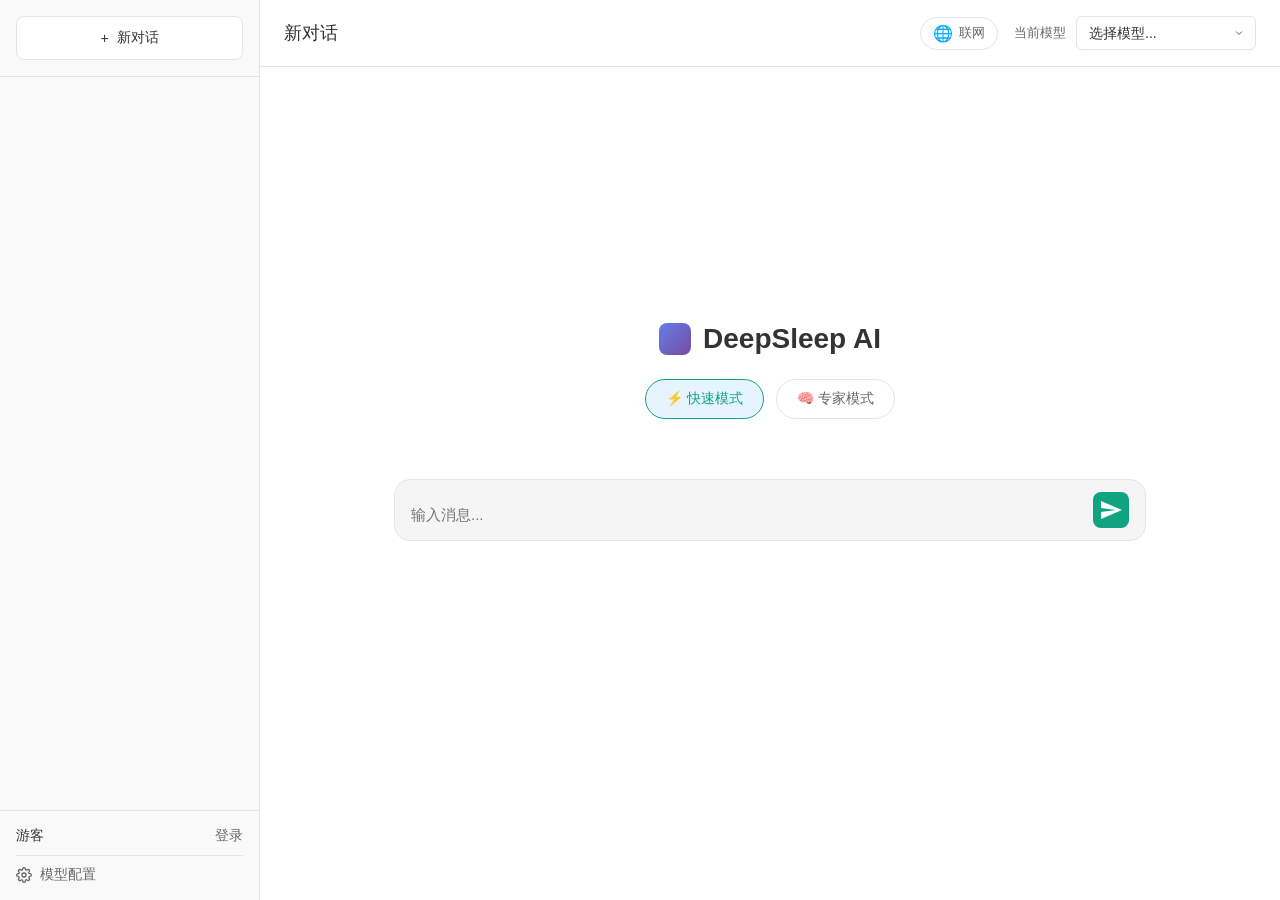
<file: project-root/frontend/index.html>
<!DOCTYPE html>
<html lang="zh-CN">
<head>
    <meta charset="UTF-8">
    <meta name="viewport" content="width=device-width, initial-scale=1.0">
    <title>DeepSleep AI Chat</title>
    <link rel="stylesheet" href="styles.css">
</head>
<body>
    <div class="app-container">
        <!-- 左侧边栏 -->
        <aside class="sidebar">
            <div class="sidebar-header">
                <button class="new-chat-btn" onclick="createNewConversation()">
                    <span>+</span> 新对话
                </button>
            </div>
            <div class="conversation-list" id="conversationList">
                <!-- 会话列表将在这里动态生成 -->
            </div>
            <div class="sidebar-footer">
                <div class="user-info" id="userInfo">
                    <span id="username">用户</span>
                    <button id="userActionBtn" onclick="handleUserAction()">登录</button>
                </div>
                <div style="margin-top: 10px; padding-top: 10px; border-top: 1px solid #e5e5e5;">
                    <a href="model-config.html" style="color: #666; text-decoration: none; font-size: 14px; display: flex; align-items: center; gap: 8px;">
                        <svg width="16" height="16" viewBox="0 0 24 24" fill="none" stroke="currentColor" stroke-width="2">
                            <circle cx="12" cy="12" r="3"/>
                            <path d="M19.4 15a1.65 1.65 0 0 0 .33 1.82l.06.06a2 2 0 0 1 0 2.83 2 2 0 0 1-2.83 0l-.06-.06a1.65 1.65 0 0 0-1.82-.33 1.65 1.65 0 0 0-1 1.51V21a2 2 0 0 1-2 2 2 2 0 0 1-2-2v-.09A1.65 1.65 0 0 0 9 19.4a1.65 1.65 0 0 0-1.82.33l-.06.06a2 2 0 0 1-2.83 0 2 2 0 0 1 0-2.83l-.06-.06a1.65 1.65 0 0 0 .33-1.82 1.65 1.65 0 0 0-1.51-1H3a2 2 0 0 1-2-2 2 2 0 0 1 2-2h.09A1.65 1.65 0 0 0 4.6 9a1.65 1.65 0 0 0-.33-1.82l-.06-.06a2 2 0 0 1 0-2.83 2 2 0 0 1 2.83 0l.06.06a1.65 1.65 0 0 0 1.82.33H9a1.65 1.65 0 0 0 1-1.51V3a2 2 0 0 1 2-2 2 2 0 0 1 2 2v.09a1.65 1.65 0 0 0 1 1.51 1.65 1.65 0 0 0 1.82-.33l.06-.06a2 2 0 0 1 2.83 0 2 2 0 0 1 0 2.83l-.06.06a1.65 1.65 0 0 0-.33 1.82V9a1.65 1.65 0 0 0 1.51 1H21a2 2 0 0 1 2 2 2 2 0 0 1-2 2h-.09a1.65 1.65 0 0 0-1.51 1z"/>
                        </svg>
                        模型配置
                    </a>
                </div>
            </div>
        </aside>

        <!-- 主聊天区域 -->
        <main class="chat-container">
            <div class="chat-header">
                <h2 id="currentConversationTitle">新对话</h2>
                <div class="header-controls">
                    <label class="search-toggle" title="开启联网搜索，获取最新信息">
                        <input type="checkbox" id="searchToggle" onchange="toggleSearch()">
                        <span class="search-icon">🌐</span>
                        <span class="search-label">联网</span>
                    </label>
                    <div class="model-selector-container">
                        <label for="modelSelect" class="model-selector-label">当前模型</label>
                        <div class="model-selector">
                            <select id="modelSelect" onchange="selectModel(this.value)">
                                <option value="">选择模型...</option>
                            </select>
                        </div>
                    </div>
                </div>
            </div>
            
            <div class="chat-messages" id="chatMessages">
                <!-- 消息将在这里动态生成 -->
            </div>

            <!-- 居中的欢迎消息和输入框 -->
            <div class="center-container" id="centerContainer">
                <div class="welcome-message" id="welcomeMessage">
                    <h1>DeepSleep AI</h1>
                    <div class="mode-buttons">
                        <button class="mode-btn active" onclick="selectMode('fast')">
                            <span>⚡</span> 快速模式
                        </button>
                        <button class="mode-btn" onclick="selectMode('expert')">
                            <span>🧠</span> 专家模式
                        </button>
                    </div>
                </div>
                <div class="chat-input-wrapper">
                    <textarea 
                        id="messageInput" 
                        placeholder="输入消息..."
                        rows="1"
                        onkeydown="handleKeyDown(event)"
                    ></textarea>
                    <button class="send-btn" onclick="sendMessage()">
                        <svg viewBox="0 0 24 24" width="24" height="24">
                            <path fill="currentColor" d="M2.01 21L23 12 2.01 3 2 10l15 2-15 2z"/>
                        </svg>
                    </button>
                </div>
            </div>
        </main>
    </div>

    <!-- 登录弹窗 -->
    <div class="modal" id="loginModal" style="display: none;">
        <div class="modal-content">
            <h2>登录</h2>
            <input type="text" id="loginUsername" placeholder="用户名">
            <input type="password" id="loginPassword" placeholder="密码">
            <div class="modal-buttons">
                <button onclick="login()">登录</button>
                <button class="btn-secondary" onclick="closeModal()">取消</button>
            </div>
            <p>还没有账号？<a href="#" onclick="showRegister()">注册</a></p>
        </div>
    </div>

    <!-- 注册弹窗 -->
    <div class="modal" id="registerModal" style="display: none;">
        <div class="modal-content">
            <h2>注册</h2>
            <input type="text" id="registerUsername" placeholder="用户名">
            <input type="password" id="registerPassword" placeholder="密码">
            <div class="modal-buttons">
                <button onclick="register()">注册</button>
                <button class="btn-secondary" onclick="closeModal()">取消</button>
            </div>
            <p>已有账号？<a href="#" onclick="showLogin()">登录</a></p>
        </div>
    </div>

    <script src="websocket.js"></script>
    <script src="app.js"></script>
</body>
</html>
</file>
<file: project-root/frontend/styles.css>
* {
    margin: 0;
    padding: 0;
    box-sizing: border-box;
}

body {
    font-family: -apple-system, BlinkMacSystemFont, 'Segoe UI', Roboto, 'Helvetica Neue', Arial, sans-serif;
    background-color: #fff;
    height: 100vh;
    overflow: hidden;
}

.app-container {
    display: flex;
    height: 100vh;
}

/* 左侧边栏 */
.sidebar {
    width: 260px;
    background-color: #f9f9f9;
    color: #333;
    display: flex;
    flex-direction: column;
    border-right: 1px solid #e5e5e5;
}

.sidebar-header {
    padding: 16px;
    border-bottom: 1px solid #e5e5e5;
}

.new-chat-btn {
    width: 100%;
    padding: 12px;
    background-color: #fff;
    border: 1px solid #e5e5e5;
    color: #333;
    border-radius: 8px;
    cursor: pointer;
    font-size: 14px;
    display: flex;
    align-items: center;
    justify-content: center;
    gap: 8px;
    transition: all 0.2s;
}

.new-chat-btn:hover {
    background-color: #f5f5f5;
    border-color: #d0d0d0;
}

.conversation-list {
    flex: 1;
    overflow-y: auto;
    padding: 8px;
}

.conversation-item {
    padding: 12px;
    margin-bottom: 4px;
    border-radius: 6px;
    cursor: pointer;
    display: flex;
    align-items: center;
    gap: 12px;
    transition: background-color 0.2s;
    font-size: 14px;
    color: #333;
}

.conversation-item:hover {
    background-color: #f0f0f0;
}

.conversation-item.active {
    background-color: #e6f4ff;
}

.conversation-item .delete-conv-btn {
    margin-left: auto;
    opacity: 0;
    background: none;
    border: none;
    color: #999;
    cursor: pointer;
    padding: 4px;
    border-radius: 4px;
    display: flex;
    align-items: center;
    justify-content: center;
    transition: all 0.2s;
}

.conversation-item:hover .delete-conv-btn {
    opacity: 1;
}

.conversation-item .delete-conv-btn:hover {
    background-color: #fee;
    color: #dc3545;
}

.sidebar-footer {
    padding: 16px;
    border-top: 1px solid #e5e5e5;
}

.user-info {
    display: flex;
    align-items: center;
    justify-content: space-between;
    font-size: 14px;
}

.user-info button {
    background: none;
    border: none;
    color: #666;
    cursor: pointer;
    font-size: 14px;
}

.user-info button:hover {
    color: #333;
}

/* 主聊天区域 */
.chat-container {
    flex: 1;
    display: flex;
    flex-direction: column;
    background-color: #fff;
    position: relative;
}

.chat-header {
    padding: 16px 24px;
    border-bottom: 1px solid #e5e5e5;
    display: flex;
    justify-content: space-between;
    align-items: center;
}

.chat-header h2 {
    font-size: 18px;
    font-weight: 500;
    color: #333;
}

.model-selector-container {
    display: flex;
    align-items: center;
    gap: 10px;
}

.model-selector-label {
    font-size: 13px;
    color: #666;
    font-weight: 500;
}

.model-selector {
    display: flex;
    align-items: center;
    position: relative;
}

.model-selector select {
    padding: 8px 32px 8px 12px;
    border: 1px solid #e5e5e5;
    border-radius: 6px;
    font-size: 14px;
    color: #333;
    background-color: #fff;
    cursor: pointer;
    min-width: 180px;
    appearance: none;
    -webkit-appearance: none;
    -moz-appearance: none;
    background-image: url("data:image/svg+xml,%3Csvg xmlns='http://www.w3.org/2000/svg' width='12' height='12' viewBox='0 0 24 24' fill='none' stroke='%23666' stroke-width='2'%3E%3Cpath d='M6 9l6 6 6-6'/%3E%3C/svg%3E");
    background-repeat: no-repeat;
    background-position: right 10px center;
}

.model-selector select:hover {
    border-color: #10a37f;
}

.model-selector select:focus {
    outline: none;
    border-color: #10a37f;
    box-shadow: 0 0 0 2px rgba(16, 163, 127, 0.1);
}

.model-selector::after {
    content: '';
    position: absolute;
    right: 10px;
    top: 50%;
    transform: translateY(-50%);
    pointer-events: none;
}

.header-controls {
    display: flex;
    align-items: center;
    gap: 16px;
}

.search-toggle {
    display: flex;
    align-items: center;
    gap: 6px;
    padding: 6px 12px;
    border: 1px solid #e5e5e5;
    border-radius: 20px;
    cursor: pointer;
    transition: all 0.2s;
    font-size: 13px;
    color: #666;
    user-select: none;
}

.search-toggle:hover {
    border-color: #10a37f;
    background-color: #f5f5f5;
}

.search-toggle input[type="checkbox"] {
    display: none;
}

.search-toggle input[type="checkbox"]:checked + .search-icon {
    color: #10a37f;
}

.search-toggle input[type="checkbox"]:checked ~ .search-label {
    color: #10a37f;
    font-weight: 500;
}

.search-toggle input[type="checkbox"]:checked + .search-icon + .search-label {
    color: #10a37f;
}

.search-toggle.active {
    border-color: #10a37f;
    background-color: #e6f4ff;
}

.search-icon {
    font-size: 16px;
}

.search-label {
    font-weight: 400;
}

.message-references {
    margin-top: 12px;
    padding: 12px;
    background: #f8f9fa;
    border-radius: 8px;
    font-size: 13px;
    border-left: 3px solid #10a37f;
}

.message-references h4 {
    margin-bottom: 8px;
    font-size: 12px;
    color: #666;
    text-transform: uppercase;
    letter-spacing: 0.5px;
}

.message-references-list {
    margin: 0;
    padding: 0;
    list-style: none;
}

.message-references-list li {
    padding: 8px 12px;
    margin-bottom: 6px;
    background: #fff;
    border-radius: 4px;
    border: 1px solid #e5e5e5;
}

.message-references-list li:last-child {
    margin-bottom: 0;
}

.reference-title {
    font-weight: 500;
    color: #333;
    margin-bottom: 4px;
}

.reference-snippet {
    color: #666;
    font-size: 12px;
    line-height: 1.4;
}

.reference-url {
    color: #10a37f;
    font-size: 11px;
    margin-top: 4px;
    word-break: break-all;
}

/* 中间内容区域 */
.chat-messages {
    flex: 1;
    overflow-y: auto;
    padding: 24px 24px 120px 24px;  /* 增加底部padding，为输入框留出空间 */
    display: flex;
    flex-direction: column;
    justify-content: flex-start;
    align-items: center;
}

/* 欢迎消息 - 居中显示在输入框上方 */
.welcome-message {
    text-align: center;
    padding: 40px 20px;
    max-width: 600px;
    margin-bottom: 20px;
}

.welcome-message h1 {
    font-size: 28px;
    margin-bottom: 24px;
    color: #333;
    display: flex;
    align-items: center;
    justify-content: center;
    gap: 12px;
}

.welcome-message h1::before {
    content: '';
    display: inline-block;
    width: 32px;
    height: 32px;
    background: linear-gradient(135deg, #667eea 0%, #764ba2 100%);
    border-radius: 8px;
}

.welcome-message p {
    font-size: 16px;
    color: #666;
}

/* 模式选择按钮 */
.mode-buttons {
    display: flex;
    gap: 12px;
    margin-top: 24px;
    justify-content: center;
}

.mode-btn {
    padding: 10px 20px;
    border: 1px solid #e5e5e5;
    background: #fff;
    border-radius: 20px;
    cursor: pointer;
    font-size: 14px;
    color: #666;
    transition: all 0.2s;
}

.mode-btn:hover {
    border-color: #10a37f;
    color: #10a37f;
}

.mode-btn.active {
    background: #e6f4ff;
    border-color: #10a37f;
    color: #10a37f;
}

.message {
    display: flex;
    gap: 16px;
    margin-bottom: 24px;
    max-width: 800px;
    width: 100%;
}

.message.user {
    flex-direction: row-reverse;
}

.message-avatar {
    width: 32px;
    height: 32px;
    border-radius: 4px;
    display: flex;
    align-items: center;
    justify-content: center;
    font-weight: bold;
    font-size: 14px;
    flex-shrink: 0;
}

.message.user .message-avatar {
    background-color: #10a37f;
    color: #fff;
}

.message.assistant .message-avatar {
    background-color: #202123;
    color: #fff;
}

.message-content {
    flex: 1;
    padding: 12px 16px;
    border-radius: 8px;
    line-height: 1.6;
    font-size: 15px;
}

.message.user .message-content {
    background-color: #f0f0f0;
    color: #333;
}

.message.assistant .message-content {
    background-color: transparent;
    color: #333;
}

/* 消息内容包装器 */
.message-content-wrapper {
    flex: 1;
    display: flex;
    flex-direction: column;
}

/* 模型名称显示 */
.message-model-name {
    font-size: 12px;
    color: #999;
    margin-bottom: 4px;
    font-weight: 500;
}

/* 居中容器 - 包含欢迎消息和输入框 */
.center-container {
    position: absolute;
    top: 50%;
    left: 50%;
    transform: translate(-50%, -50%);
    width: 100%;
    max-width: 800px;
    padding: 24px 24px 100px 24px;  /* 增加底部padding，避免与消息区域重叠 */
    display: flex;
    flex-direction: column;
    align-items: center;
    z-index: 10;
}

.chat-input-wrapper {
    width: 100%;
    display: flex;
    align-items: flex-end;
    gap: 12px;
    background-color: #f5f5f5;
    border: 1px solid #e5e5e5;
    border-radius: 16px;
    padding: 12px 16px;
}

.chat-input-wrapper textarea {
    flex: 1;
    border: none;
    background: transparent;
    resize: none;
    font-size: 15px;
    line-height: 1.5;
    max-height: 200px;
    outline: none;
    font-family: inherit;
    min-height: 24px;
}

.send-btn {
    background-color: #10a37f;
    color: #fff;
    border: none;
    width: 36px;
    height: 36px;
    border-radius: 8px;
    cursor: pointer;
    display: flex;
    align-items: center;
    justify-content: center;
    transition: background-color 0.2s;
    flex-shrink: 0;
}

.send-btn:hover {
    background-color: #0d8c6d;
}

.send-btn:disabled {
    background-color: #ccc;
    cursor: not-allowed;
}

/* 弹窗 */
.modal {
    position: fixed;
    top: 0;
    left: 0;
    width: 100%;
    height: 100%;
    background-color: rgba(0, 0, 0, 0.5);
    display: flex;
    align-items: center;
    justify-content: center;
    z-index: 1000;
}

.modal-content {
    background-color: #fff;
    padding: 32px;
    border-radius: 12px;
    width: 400px;
    max-width: 90%;
}

.modal-content h2 {
    margin-bottom: 24px;
    text-align: center;
}

.modal-content input {
    width: 100%;
    padding: 12px;
    margin-bottom: 16px;
    border: 1px solid #e5e5e5;
    border-radius: 8px;
    font-size: 14px;
}

.modal-buttons {
    display: flex;
    gap: 12px;
    margin-bottom: 16px;
}

.modal-buttons button {
    flex: 1;
    padding: 12px;
    background-color: #10a37f;
    color: #fff;
    border: none;
    border-radius: 8px;
    font-size: 16px;
    cursor: pointer;
}

.modal-buttons button:hover {
    background-color: #0d8c6d;
}

.modal-buttons .btn-secondary {
    background-color: #fff;
    color: #333;
    border: 1px solid #e5e5e5;
}

.modal-buttons .btn-secondary:hover {
    background-color: #f5f5f5;
}

.modal-content p {
    text-align: center;
    font-size: 14px;
    color: #666;
}

.modal-content a {
    color: #10a37f;
    text-decoration: none;
}

/* 滚动条样式 */
::-webkit-scrollbar {
    width: 8px;
}

::-webkit-scrollbar-track {
    background: transparent;
}

::-webkit-scrollbar-thumb {
    background: #d0d0d0;
    border-radius: 4px;
}

::-webkit-scrollbar-thumb:hover {
    background: #b0b0b0;
}

/* 底部输入框容器 */
.bottom-input-container {
    position: fixed;
    bottom: 0;
    left: 260px;
    right: 0;
    padding: 16px 24px;
    background: #fff;
    border-top: 1px solid #e5e5e5;
    z-index: 100;
}

/* 流式输出动画 */
.typing-cursor::after {
    content: '|';
    animation: blink 1s infinite;
}

@keyframes blink {
    0%, 50% { opacity: 1; }
    51%, 100% { opacity: 0; }
}
</file>
